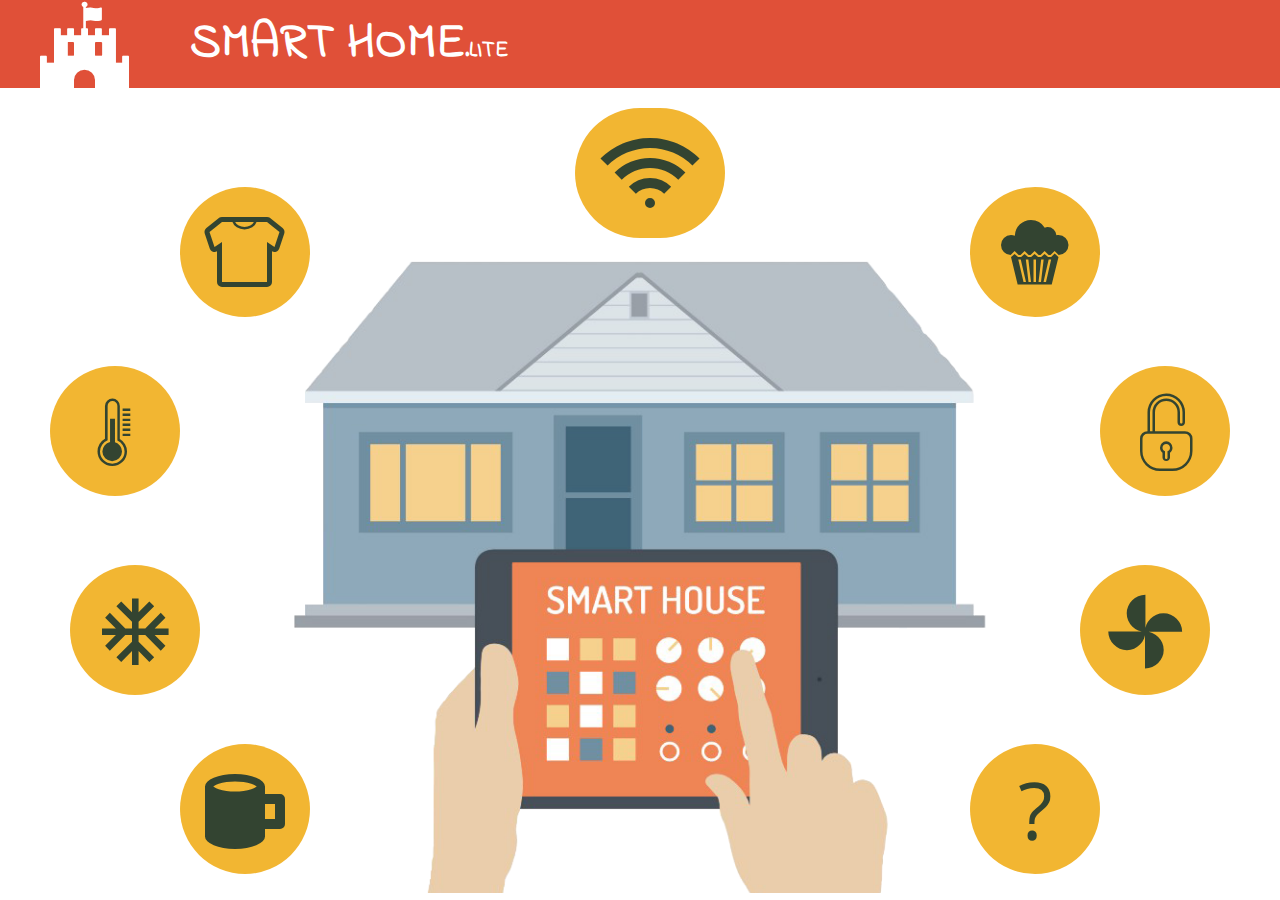
<file: Demo1/index.html>
<!DOCTYPE html>
<html>

<head>
    <meta charset="utf-8">
    <meta name="viewport" content="width=device-width, initial-scale=1.0">
    <meta http-equiv="X-UA-Compatible" content="IE=edge">
    <title>Smart Home</title>
    <meta name="description" content="Smart Home">
    <link href="http://fonts.googleapis.com/css?family=Open+Sans:400,700" rel="stylesheet" type="text/css">
    <link href='https://fonts.googleapis.com/css?family=Indie+Flower' rel='stylesheet' type='text/css'>
    <link rel="stylesheet" type="text/css" href="css/fonts.css"> </head>
<link rel="stylesheet" type="text/css" href="css/style.css"> </head>

<body>
    <header>
        <a class="title" href="index.html">
            <h1><span class="icon-fort-awesome"></span>Smart Home<sub>.lite</sub></h1> </a>
    </header>
    <div class="page-content">
        <div id="devices" class="devices-list">
            <!--          <img src="img/smart-home.png" alt='Smart Home' /> -->
            <div class="item-full-width"> <a href="#" title="Wi-Fi"><span class="icon-connection"></span></a> </div>
            <div class="item position-1"><a href="washing-machine.html" title="Washing machine"> <span class="icon-t-shirt"></span></a></div>
            <div class="item position-2"><a href="multipovar" title="Multipovar"><span class="icon-cake"></span> </a></div>
            <div class="item position-3"><a href="heating.html" title="Heating"> <span class="icon-temprature"></span></a> </div>
            <div class="item position-4"><a href="signaling.html" title="Signaling"> <span class="icon-lock-rounded-open"></span></a> </div>
            <div class="item position-5"><a href="fridge.html" title="Fridge"> <span class="icon-ac_unit"></span> </a></div>
            <div class="item position-6"><a href="air-conditioning.html" title="Air conditioning"><span class="icon-toys"></span></a> </div>
            <div class="item position-7"><a href="coffee-maker.html" title="Coffee maker"> <span class="icon-mug"></span> </a></div>
            <div class="item position-8"><a href="#" title="New device"> <span>?</span> </a></div>
        </div>
</div>
  <script type="text/javascript" src="js/app.js"></script>
</body>

</html>
</file>
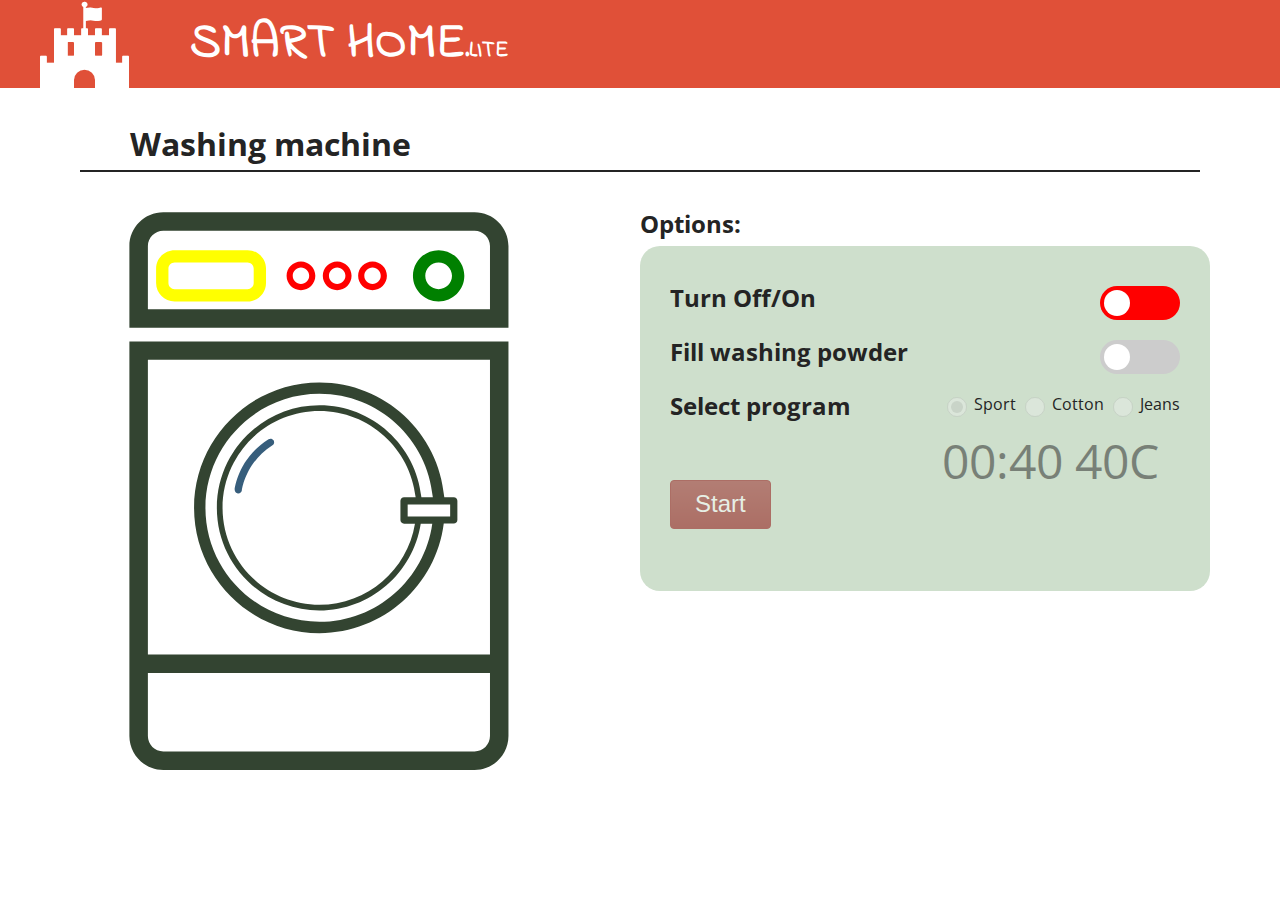
<file: Demo1/washing-machine.html>
<!DOCTYPE html>
<html>

<head>
    <meta charset="utf-8">
    <meta name="viewport" content="width=device-width, initial-scale=1.0">
    <meta http-equiv="X-UA-Compatible" content="IE=edge">
    <title>Smart Home</title>
    <meta name="description" content="Smart Home">
    <link href="http://fonts.googleapis.com/css?family=Open+Sans:400,700" rel="stylesheet" type="text/css">
    <link href='https://fonts.googleapis.com/css?family=Indie+Flower' rel='stylesheet' type='text/css'>
    <link rel="stylesheet" type="text/css" href="css/fonts.css"> </head>
<link rel="stylesheet" type="text/css" href="css/style.css"> </head>

<body>
    <header>
        <a class="title" href="index.html">
            <h1><span class="icon-fort-awesome"></span>Smart Home<sub>.lite</sub></h1> </a>
    </header>
    <div class="page-content cf">
        <h2>Washing machine</h2>
        <div class="layout-50-50">
            <diV class="col1">
                <object type="image/svg+xml" data="washer-machine.svg" id="washingMachine">Your browser does not support SVGs</object>
            </diV>
            <div class="col2">
                <h3>Options:</h3>
                <form name="washingOptions">
                    <div class="panel">
                        <div class="panel-option control">
                            <h3>Turn Off/On</h3>
                            <label class="switch panel-value">
                                <input type="checkbox" name="control" />
                                <div class="slider round"></div>
                            </label>
                        </div>
                        <div class="panel-option">
                            <h3>Fill washing powder</h3>
                            <label class="switch panel-value">
                                <input type="checkbox" name="switch" disabled/>
                                <div class="slider round"></div>
                            </label>
                        </div>
                        <div class="panel-option ">
                            <h3>Select program</h3>
                            <fieldset class="panel-value">
                                <input type="radio" name="program" id="Sport" checked="" disabled/> <span class="time">00:40  40C</span>                                
                                <label for="Sport">Sport</label>
                                <input type="radio" name="program" id="Cotton" disabled/> <span class="time">02:55  90C</span>
                                  <label for="Cotton">Cotton</label>
                                <input type="radio" name="program" id="Jeans" disabled/> <span class="time">02:20  60C</span> 
                                 <label for="Jeans">Jeans</label>

                            
                            </fieldset>
                        </div>
                        <div class="actions-wrapper">
                            <input class="button" type="submit" Value="Start" disabled/> </div>
                    </div>
                </form>
            </div>
        </div>
    </div>
    <script type="text/javascript" src="js/app.js"></script>
</body>

</html>
</file>
<file: Demo1/css/fonts.css>
@font-face {
  font-family: 'icomoon';
  src:  url('../fonts/icomoon.eot?74rcvn');
  src:  url('../fonts/icomoon.eot?74rcvn#iefix') format('embedded-opentype'),
    url('../fonts/icomoon.ttf?74rcvn') format('truetype'),
    url('../fonts/icomoon.woff?74rcvn') format('woff'),
    url('../fonts/icomoon.svg?74rcvn#icomoon') format('svg');
  font-weight: normal;
  font-style: normal;
}

[class^="icon-"], [class*=" icon-"] {
  /* use !important to prevent issues with browser extensions that change fonts */
  font-family: 'icomoon' !important;
  speak: none;
  font-style: normal;
  font-weight: normal;
  font-variant: normal;
  text-transform: none;
  line-height: 1;

  /* Better Font Rendering =========== */
  -webkit-font-smoothing: antialiased;
  -moz-osx-font-smoothing: grayscale;
}

.icon-cake:before {
  content: "\e90c";
}
.icon-t-shirt:before {
  content: "\e903";
}
.icon-tv:before {
  content: "\e902";
}
.icon-thermometer:before {
  content: "\e901";
}
.icon-temprature:before {
  content: "\e901";
}
.icon-lock-rounded-open:before {
  content: "\e900";
}
.icon-ac_unit:before {
  content: "\eb3b";
}
.icon-toys:before {
  content: "\e332";
}
.icon-home:before {
  content: "\e90a";
}
.icon-diff-modified:before {
  content: "\f06d";
}
.icon-wind:before {
  content: "\e90d";
}
.icon-beaker-alt:before {
  content: "\e904";
}
.icon-droplet:before {
  content: "\e90b";
}
.icon-connection:before {
  content: "\e91b";
}
.icon-spinner5:before {
  content: "\e97e";
}
.icon-mug:before {
  content: "\e9a2";
}
.icon-spoon-knife:before {
  content: "\e9a3";
}
.icon-brightness-contrast:before {
  content: "\e9d6";
}
.icon-svg:before {
  content: "\eae9";
}
.icon-plug:before {
  content: "\f1e6";
}
.icon-fort-awesome:before {
  content: "\f286";
}
.icon-air:before {
  content: "\e90e";
}
.icon-unlocked:before {
  content: "\e905";
}
.icon-food:before {
  content: "\e906";
}
.icon-drink:before {
  content: "\e907";
}
.icon-mug2:before {
  content: "\e908";
}
.icon-snowflake:before {
  content: "\e909";
}
</file>
<file: Demo1/css/style.css>
/*Reset Css*/
/* 
html5doctor.com Reset Stylesheet
v1.6.1
Last Updated: 2010-09-17
Author: Richard Clark - http://richclarkdesign.com 
Twitter: @rich_clark
*/

html, body, div, span, object, iframe,
h1, h2, h3, h4, h5, h6, p, blockquote, pre,
abbr, address, cite, code,
del, dfn, em, img, ins, kbd, q, samp,
small, strong, sub, sup, var,
b, i,
dl, dt, dd, ol, ul, li,
fieldset, form, label, legend,
table, caption, tbody, tfoot, thead, tr, th, td,
article, aside, canvas, details, figcaption, figure, 
footer, header, hgroup, menu, nav, section, summary,
time, mark, audio, video {
    margin:0;
    padding:0;
    border:0;
    outline:0;
    font-size:100%;
    vertical-align:baseline;
    background:transparent;
}

body {
    line-height:1;
}

article,aside,details,figcaption,figure,
footer,header,hgroup,menu,nav,section { 
    display:block;
}

nav ul {
    list-style:none;
}

blockquote, q {
    quotes:none;
}

blockquote:before, blockquote:after,
q:before, q:after {
    content:'';
    content:none;
}

a {
    margin:0;
    padding:0;
    font-size:100%;
    vertical-align:baseline;
    background:transparent;
}

/* change colours to suit your needs */
ins {
    background-color:#ff9;
    color:#000;
    text-decoration:none;
}

/* change colours to suit your needs */
mark {
    background-color:#ff9;
    color:#000; 
    font-style:italic;
    font-weight:bold;
}

del {
    text-decoration: line-through;
}

abbr[title], dfn[title] {
    border-bottom:1px dotted;
    cursor:help;
}

table {
    border-collapse:collapse;
    border-spacing:0;
}

/* change border colour to suit your needs */
hr {
    display:block;
    height:1px;
    border:0;   
    border-top:1px solid #cccccc;
    margin:1em 0;
    padding:0;
}

input, select {
    vertical-align:middle;
}
* {
    box-sizing: border-box;
}

a{
    color: #000;
    text-decoration: none;
}

h1{
    
    font-size: 3em;
}
h2{    
    font-size: 2em;
}

h3{
    font-size: 1.5em;
}

/*main*/


body{
    font:400 100%/1 "Open Sans",sans-serif;
    font-size: 16px;
    color: #242424;
}
body > header{
    width: 100%;
    display: block;
    background: #e05038;
    padding: 20px 20px 20px 40px;
}
h1 sub{
    font-size: 22px;
}

.title{
    color: #fff;
    font-family: 'Indie Flower', cursive;    
    text-transform: uppercase;
    position: relative;
    padding-left: 150px;
    display: block;
}
.title .icon-fort-awesome{
    position: absolute;
    left: 0;
    top: -20px;
    font-size: 2em;
}
.page-content{
    padding:20px 40px 0;
}
.page-content > h2{
    padding-left: 50px;
    padding-bottom: 10px;
    margin:20px 40px 40px 40px;
    border-bottom: 2px solid #242424; 
}

.devices-list{
    background: url(../img/smart-home.png) no-repeat center 150px;
    text-align: center;
    margin: 0 auto;
    background-size: 60%;
    max-width: 1200px;
    
}

.devices-list [class^="item"]{  
    font-size: 5em;
    display: inline-block;
    width: 49%;
    padding:10px 0;
    text-align: left;
    position: relative;
}
.devices-list .item-full-width{
    width: 100%;
    padding-top: 0;
    text-align: center;
}
.devices-list .item:nth-child(odd){
    text-align: right;
}

[class^="item"] > a{  
       display: inline-block;
       position: relative;
       height: 130px;
       width: 130px;
}
[class^="item"] span{
    font-size: inherit;
    background: #f2b632;
    padding: 25px;
    border-radius: 70px;
     color: #334431;
    -webkit-transition: all 0.2s ease-out;
     -moz-transition: all 0.2s ease-out;
     -o-transition: all 0.2s ease-out;
     transition: all 0.2s ease-out;
     position: absolute;    
     min-width: 130px;
     text-align: center; 
       left: 0;
       top: 0;
}
[class^="item"] > a:hover span{
     font-size:1.125em;
     top:-10px;
     left: -10px;
     color: #FBFFFF;

}

.position-1, .position-2{    
    top:-80px;
}
.position-3, .position-4{    
    top:-60px;
}
.position-5, .position-6{    
    top: -20px;
}
.position-7, .position-8{    
    padding-top:60px;
}
.item.position-1{
    left:130px;
}
.item.position-2{
    right: 130px;
}

.item.position-5{
    padding-left: 20px;
}
.item.position-6{
    padding-right: 20px;
}

.item.position-7{
    padding-left: 130px;
}
.item.position-8{
    padding-right: 130px;
}


.layout-50-50 .col1,
.layout-50-50 .col2{
    width: 50%;
    float: left;
}
.cf:after{
    content: "";
    clear: both;
    display: block;
}

/*optionals*/
.panel{
    background: #CEDFCC;
    border-radius: 20px;
    margin-right: 5%;
    margin-top: 10px;
    padding:5%;
}
.panel-option{
    overflow: hidden;    
    margin: 10px 0;
    padding-bottom: 10px;
}
.panel .panel-value{
    float: right;
}
.panel-option > h3{
    display: inline-block;
    vertical-align: middle;
}
.panel input[type="radio"] {
    width: 20px;
    height: 20px;
}
.button{
 font-size: 1.5em;
  margin: 12px 0;
  position: relative;
  text-decoration: none;
  text-align: center;
  display: inline-block;
  padding: 9px 24px 10px;
  background-color: darkred;
  border:1px solid darkred;    
  color: #fff;
  border-radius: 4px;
  -webkit-transition: all 120ms ease-out;
  -moz-transition: all 80ms ease-out;
  transition: all 120ms ease-out;
  background-image: -webkit-linear-gradient(top,  hsla(0,0%,100%,0.12) 0%,hsla(0,0%,100%,0) 100%); /* Chrome10+,Safari5.1+ */

}
.button:hover {
    box-shadow: 0 1px 4px hsla(0,0%,0%,.05);
    background-image: -webkit-linear-gradient(top,  hsla(0,0%,100%,.2) 0%,hsla(0,0%,100%,.1) 100%); 
    color: #fff;
}
.button:disabled,
input:disabled,
input:checked:disabled + .slider,
input[type="radio"]:disabled + .time{
    opacity: 0.5;
}
.actions-wrapper{
    margin: 40px 0 20px;
}


.panel .time {
    margin: 20px 0;
    font-size: 3em;
    position: absolute;
    display: none;
}

.panel-option.control{
    opacity: 1;
}

input[type="radio"]:checked + .time{
    display: block;
}

/*switch*/
/* The switch - the box around the slider */
.switch {
  position: relative;
  display: inline-block;
  width: 80px;
  height: 34px;
}

/* Hide default HTML checkbox */
.switch input {display:none;}

/* The slider */
.slider {
  position: absolute;
  cursor: pointer;
  top: 0;
  left: 0;
  right: 0;
  bottom: 0;
  background-color: #ccc;
  -webkit-transition: .4s;
  transition: .4s;
}
.control .slider{
    background-color: red;
}

.slider:before {
  position: absolute;
  content: "";
  height: 26px;
  width: 26px;
  left: 4px;
  bottom: 4px;
  background-color: white;
  -webkit-transition: .4s;
  transition: .4s;
}

input:checked + .slider {
  background-color: #87C540;
}

input:focus + .slider {
  box-shadow: 0 0 1px #87C540;
}

input:checked + .slider:before {
  -webkit-transform: translateX(46px);
  -ms-transform: translateX(46px);
  transform: translateX(46px);
}

/* Rounded sliders */
.slider.round {
  border-radius: 34px;
}

.slider.round:before {
  border-radius: 50%;
}

#washingMachine{
    max-height: 62vh;
}

/*svg test*/
.powder-box{
    fill: yellow;
}

.program-sport, .program-cotton, .program-jeans{
    fill: red;
}
.control{
    fill: green;
}
</file>
